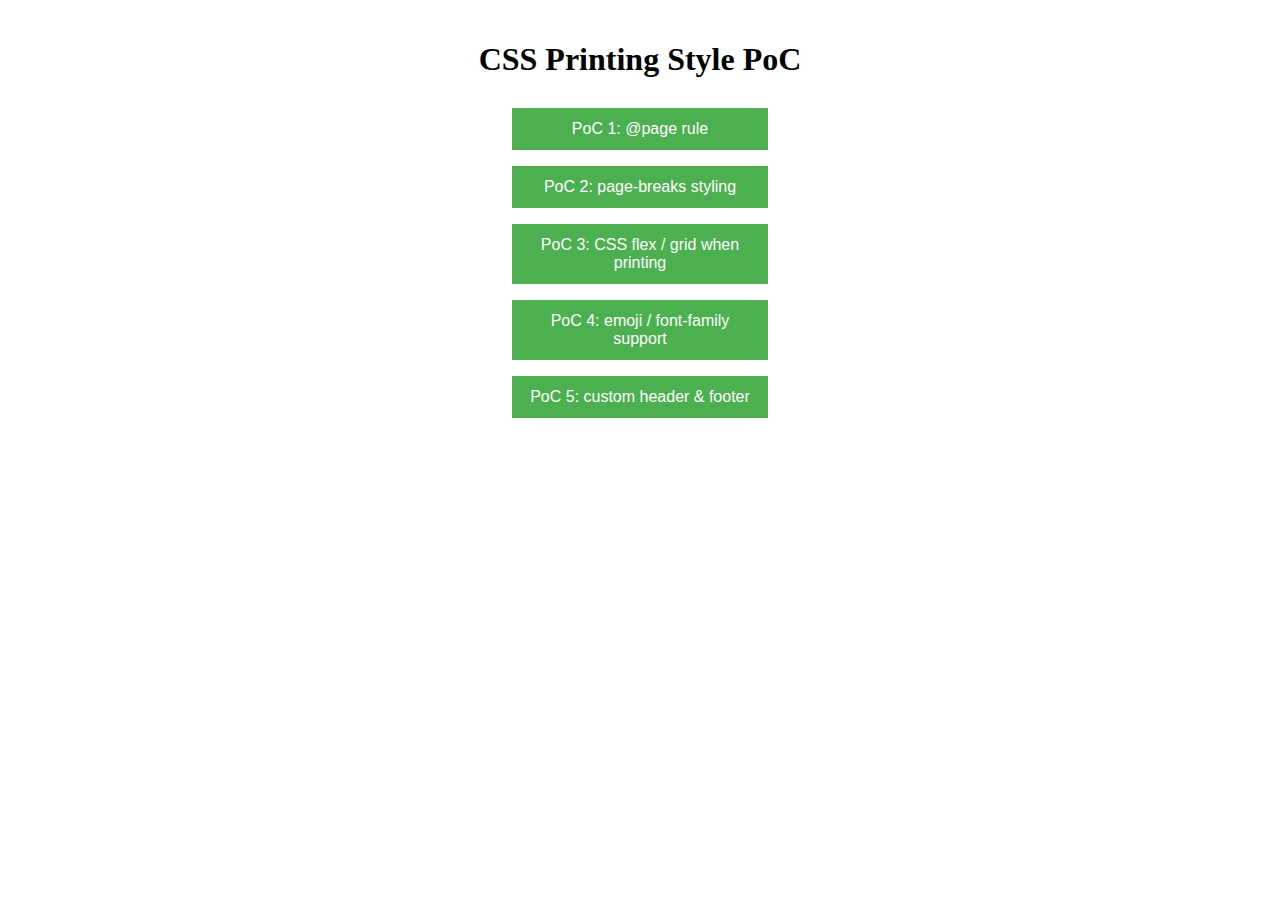
<file: index.html>
<!DOCTYPE html>
<html lang="en">
  <head>
    <meta charset="UTF-8" />
    <link rel="stylesheet" href="index.css" />
    <title>Document</title>
  </head>
  <body>
    <h1>CSS Printing Style PoC</h1>
    <section>
      <button>
        <a href="./PoC-1"> PoC 1: @page rule </a>
      </button>
      <button>
        <a href="./PoC-2"> PoC 2: page-breaks styling </a>
      </button>
      <button>
        <a href="./PoC-3"> PoC 3: CSS flex / grid when printing </a>
      </button>
      <button>
        <a href="./PoC-4"> PoC 4: emoji / font-family support </a>
      </button>
      <button>
        <a href="./PoC-5"> PoC 5: custom header & footer </a>
      </button>
    </section>
  </body>
</html>
</file>
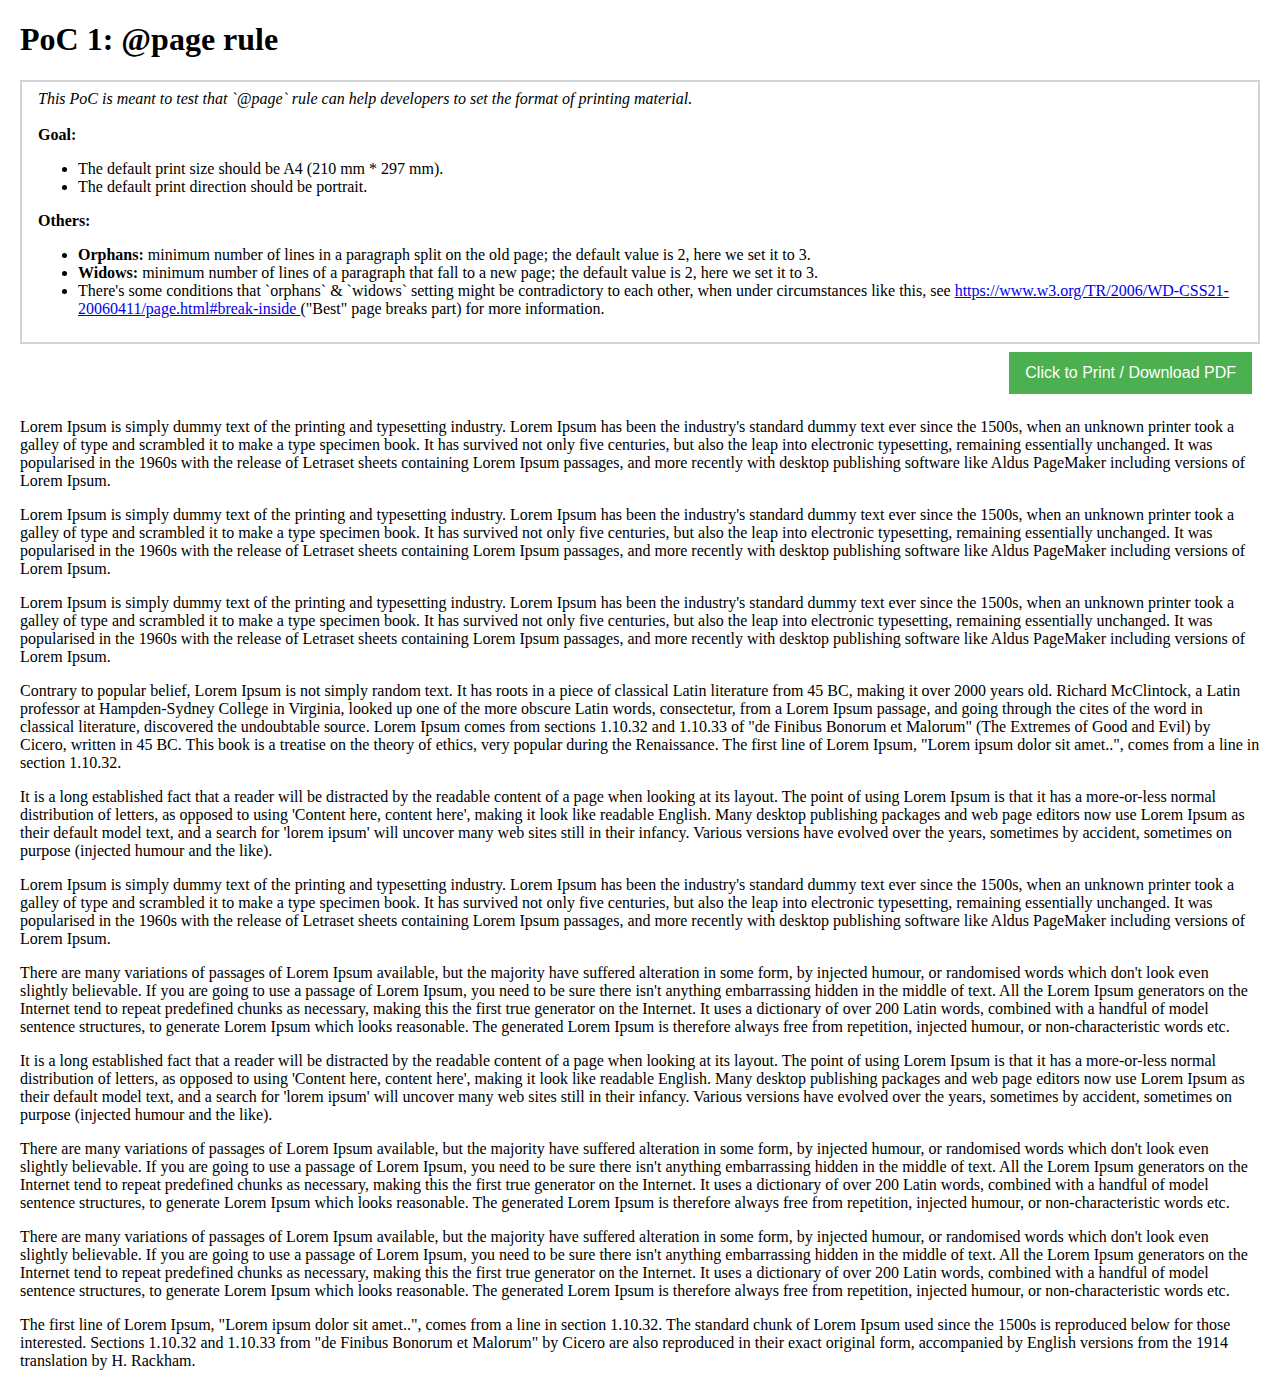
<file: PoC-1/index.html>
<!DOCTYPE html>
<html lang="en">
  <head>
    <meta charset="UTF-8" />
    <link rel="stylesheet" href="index.css" />
    <title>Document</title>
  </head>
  <body>
    <h1>PoC 1: @page rule</h1>
    <section>
      <i>
        This PoC is meant to test that `@page` rule can help developers to set
        the format of printing material.
      </i>
      <br />
      <br />
      <strong>Goal:</strong>
      <ul>
        <li>The default print size should be A4 (210 mm * 297 mm).</li>
        <li>The default print direction should be portrait.</li>
      </ul>
      <strong> Others: </strong>
      <ul>
        <li>
          <strong>Orphans:</strong> minimum number of lines in a paragraph split
          on the old page; the default value is 2, here we set it to 3.
        </li>
        <li>
          <strong>Widows:</strong> minimum number of lines of a paragraph that
          fall to a new page; the default value is 2, here we set it to 3.
        </li>
        <li>
          There's some conditions that `orphans` & `widows` setting might be
          contradictory to each other, when under circumstances like this, see
          <a
            href="https://www.w3.org/TR/2006/WD-CSS21-20060411/page.html#break-inside"
          >
            https://www.w3.org/TR/2006/WD-CSS21-20060411/page.html#break-inside
          </a>
          ("Best" page breaks part) for more information.
        </li>
      </ul>
    </section>

    <div class="operations">
      <button class="print" onclick="window.print()">
        Click to Print / Download PDF
      </button>
    </div>

    <article>
      <p>
        Lorem Ipsum is simply dummy text of the printing and typesetting
        industry. Lorem Ipsum has been the industry's standard dummy text ever
        since the 1500s, when an unknown printer took a galley of type and
        scrambled it to make a type specimen book. It has survived not only five
        centuries, but also the leap into electronic typesetting, remaining
        essentially unchanged. It was popularised in the 1960s with the release
        of Letraset sheets containing Lorem Ipsum passages, and more recently
        with desktop publishing software like Aldus PageMaker including versions
        of Lorem Ipsum.
      </p>

      <p>
        Lorem Ipsum is simply dummy text of the printing and typesetting
        industry. Lorem Ipsum has been the industry's standard dummy text ever
        since the 1500s, when an unknown printer took a galley of type and
        scrambled it to make a type specimen book. It has survived not only five
        centuries, but also the leap into electronic typesetting, remaining
        essentially unchanged. It was popularised in the 1960s with the release
        of Letraset sheets containing Lorem Ipsum passages, and more recently
        with desktop publishing software like Aldus PageMaker including versions
        of Lorem Ipsum.
      </p>

      <p>
        Lorem Ipsum is simply dummy text of the printing and typesetting
        industry. Lorem Ipsum has been the industry's standard dummy text ever
        since the 1500s, when an unknown printer took a galley of type and
        scrambled it to make a type specimen book. It has survived not only five
        centuries, but also the leap into electronic typesetting, remaining
        essentially unchanged. It was popularised in the 1960s with the release
        of Letraset sheets containing Lorem Ipsum passages, and more recently
        with desktop publishing software like Aldus PageMaker including versions
        of Lorem Ipsum.
      </p>
      <p>
        Contrary to popular belief, Lorem Ipsum is not simply random text. It
        has roots in a piece of classical Latin literature from 45 BC, making it
        over 2000 years old. Richard McClintock, a Latin professor at
        Hampden-Sydney College in Virginia, looked up one of the more obscure
        Latin words, consectetur, from a Lorem Ipsum passage, and going through
        the cites of the word in classical literature, discovered the
        undoubtable source. Lorem Ipsum comes from sections 1.10.32 and 1.10.33
        of "de Finibus Bonorum et Malorum" (The Extremes of Good and Evil) by
        Cicero, written in 45 BC. This book is a treatise on the theory of
        ethics, very popular during the Renaissance. The first line of Lorem
        Ipsum, "Lorem ipsum dolor sit amet..", comes from a line in section
        1.10.32.
      </p>
      <p>
        It is a long established fact that a reader will be distracted by the
        readable content of a page when looking at its layout. The point of
        using Lorem Ipsum is that it has a more-or-less normal distribution of
        letters, as opposed to using 'Content here, content here', making it
        look like readable English. Many desktop publishing packages and web
        page editors now use Lorem Ipsum as their default model text, and a
        search for 'lorem ipsum' will uncover many web sites still in their
        infancy. Various versions have evolved over the years, sometimes by
        accident, sometimes on purpose (injected humour and the like).
      </p>
      <p>
        Lorem Ipsum is simply dummy text of the printing and typesetting
        industry. Lorem Ipsum has been the industry's standard dummy text ever
        since the 1500s, when an unknown printer took a galley of type and
        scrambled it to make a type specimen book. It has survived not only five
        centuries, but also the leap into electronic typesetting, remaining
        essentially unchanged. It was popularised in the 1960s with the release
        of Letraset sheets containing Lorem Ipsum passages, and more recently
        with desktop publishing software like Aldus PageMaker including versions
        of Lorem Ipsum.
      </p>
      <p>
        There are many variations of passages of Lorem Ipsum available, but the
        majority have suffered alteration in some form, by injected humour, or
        randomised words which don't look even slightly believable. If you are
        going to use a passage of Lorem Ipsum, you need to be sure there isn't
        anything embarrassing hidden in the middle of text. All the Lorem Ipsum
        generators on the Internet tend to repeat predefined chunks as
        necessary, making this the first true generator on the Internet. It uses
        a dictionary of over 200 Latin words, combined with a handful of model
        sentence structures, to generate Lorem Ipsum which looks reasonable. The
        generated Lorem Ipsum is therefore always free from repetition, injected
        humour, or non-characteristic words etc.
      </p>
      <p>
        It is a long established fact that a reader will be distracted by the
        readable content of a page when looking at its layout. The point of
        using Lorem Ipsum is that it has a more-or-less normal distribution of
        letters, as opposed to using 'Content here, content here', making it
        look like readable English. Many desktop publishing packages and web
        page editors now use Lorem Ipsum as their default model text, and a
        search for 'lorem ipsum' will uncover many web sites still in their
        infancy. Various versions have evolved over the years, sometimes by
        accident, sometimes on purpose (injected humour and the like).
      </p>
      <p>
        There are many variations of passages of Lorem Ipsum available, but the
        majority have suffered alteration in some form, by injected humour, or
        randomised words which don't look even slightly believable. If you are
        going to use a passage of Lorem Ipsum, you need to be sure there isn't
        anything embarrassing hidden in the middle of text. All the Lorem Ipsum
        generators on the Internet tend to repeat predefined chunks as
        necessary, making this the first true generator on the Internet. It uses
        a dictionary of over 200 Latin words, combined with a handful of model
        sentence structures, to generate Lorem Ipsum which looks reasonable. The
        generated Lorem Ipsum is therefore always free from repetition, injected
        humour, or non-characteristic words etc.
      </p>
      <p>
        There are many variations of passages of Lorem Ipsum available, but the
        majority have suffered alteration in some form, by injected humour, or
        randomised words which don't look even slightly believable. If you are
        going to use a passage of Lorem Ipsum, you need to be sure there isn't
        anything embarrassing hidden in the middle of text. All the Lorem Ipsum
        generators on the Internet tend to repeat predefined chunks as
        necessary, making this the first true generator on the Internet. It uses
        a dictionary of over 200 Latin words, combined with a handful of model
        sentence structures, to generate Lorem Ipsum which looks reasonable. The
        generated Lorem Ipsum is therefore always free from repetition, injected
        humour, or non-characteristic words etc.
      </p>
      <p>
        The first line of Lorem Ipsum, "Lorem ipsum dolor sit amet..", comes
        from a line in section 1.10.32. The standard chunk of Lorem Ipsum used
        since the 1500s is reproduced below for those interested. Sections
        1.10.32 and 1.10.33 from "de Finibus Bonorum et Malorum" by Cicero are
        also reproduced in their exact original form, accompanied by English
        versions from the 1914 translation by H. Rackham.
      </p>
    </article>
  </body>
</html>
</file>
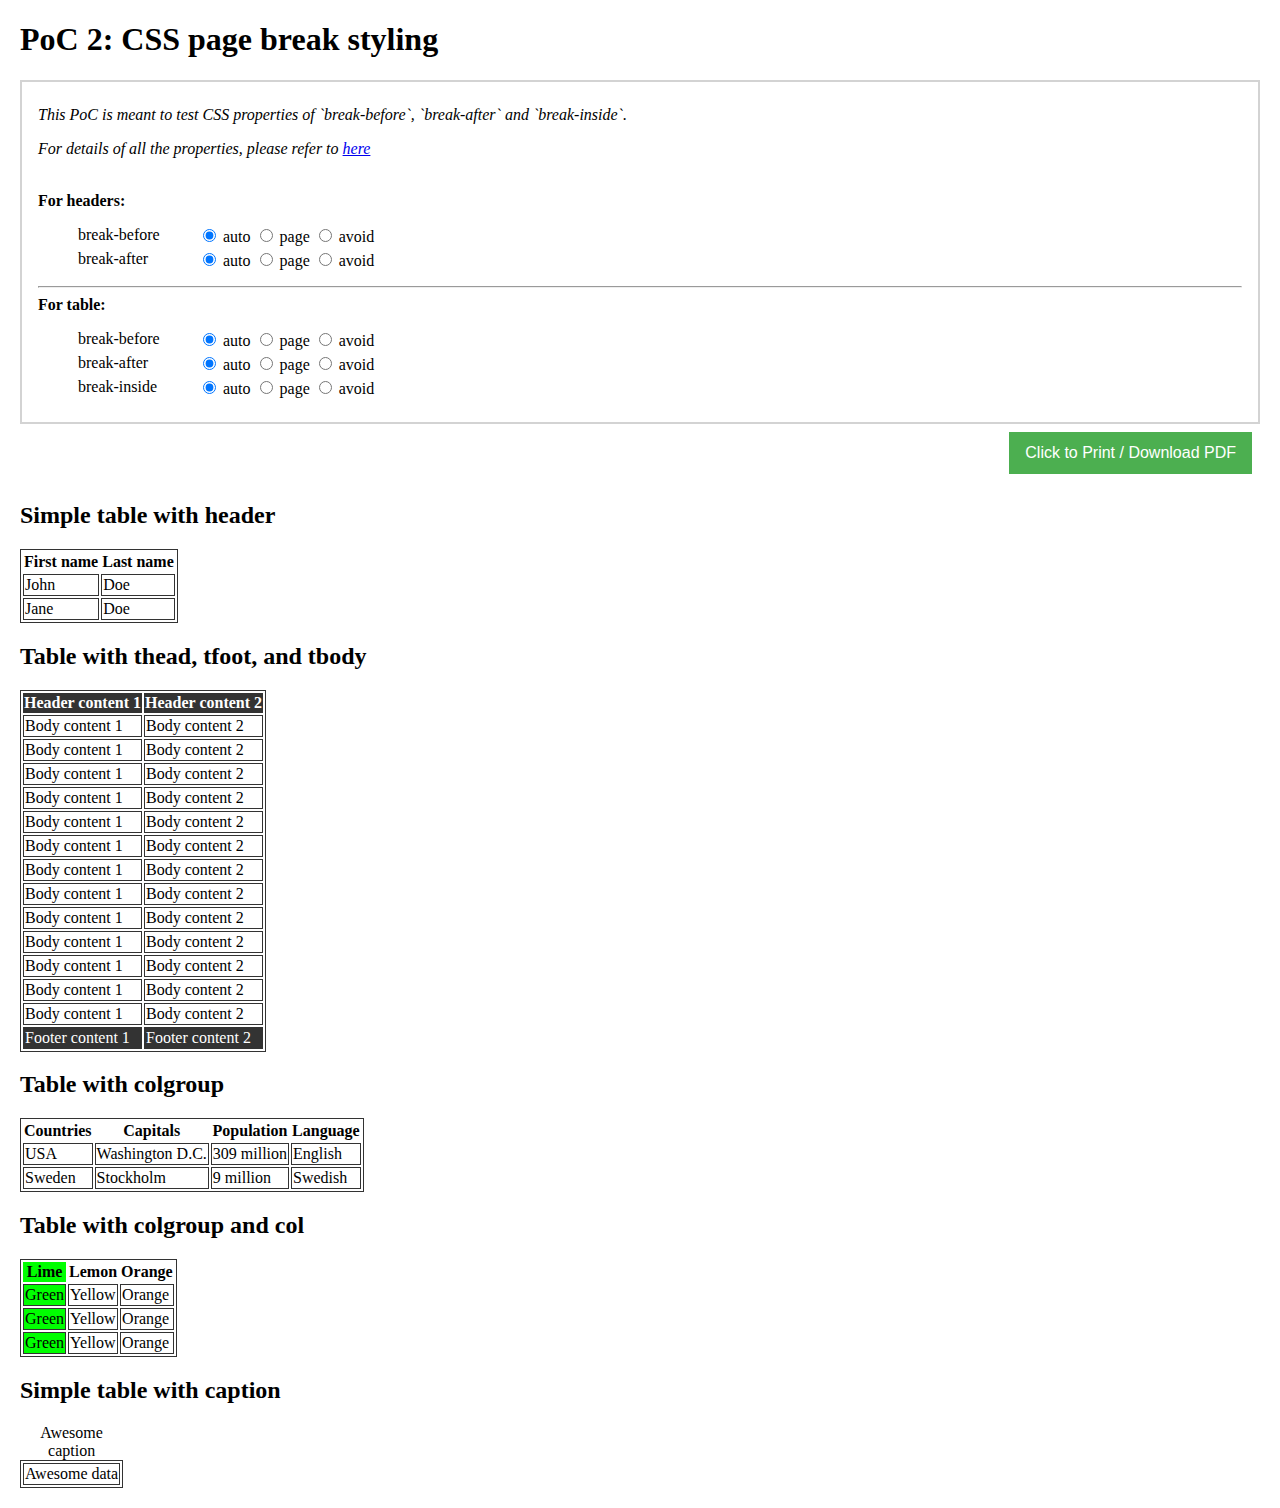
<file: PoC-2/index.html>
<!DOCTYPE html>
<html lang="en">
  <head>
    <meta charset="UTF-8" />
    <link rel="stylesheet" href="index.css" />
    <title>Document</title>
  </head>
  <body>
    <h1>PoC 2: CSS page break styling</h1>
    <section>
      <p>
        <i>
          This PoC is meant to test CSS properties of `break-before`,
          `break-after` and `break-inside`.
        </i>
      </p>
      <p>
        <i>
          For details of all the properties, please refer to
          <a
            href="https://developer.mozilla.org/en-US/docs/Web/CSS/CSS_fragmentation"
            >here</a
          >
        </i>
      </p>

      <br />
      <strong>For headers: </strong>

      <ul>
        <li>
          <div class="property-label">break-before</div>
          <div>
            <input type="radio" value="auto" name="headerBreakBefore" checked />
            auto
            <input type="radio" value="page" name="headerBreakBefore" /> page
            <input type="radio" value="avoid" name="headerBreakBefore" />
            avoid
          </div>
        </li>
        <li>
          <div class="property-label">break-after</div>
          <div>
            <input type="radio" value="auto" name="headerBreakAfter" checked />
            auto
            <input type="radio" value="page" name="headerBreakAfter" /> page
            <input type="radio" value="avoid" name="headerBreakAfter" />
            avoid
          </div>
        </li>
      </ul>
      <hr />

      <strong>For table: </strong>
      <ul>
        <li>
          <div class="property-label">break-before</div>
          <div>
            <input
              type="radio"
              <input
              type="radio"
              name="tableBreakBefore"
              value="auto"
              checked
            />
            auto
            <input type="radio" name="tableBreakBefore" value="page" />
            page
            <input type="radio" name="tableBreakBefore" value="avoid" />
            avoid
          </div>
        </li>
        <li>
          <div class="property-label">break-after</div>
          <div>
            <input type="radio" name="tableBreakAfter" value="auto" checked />
            auto
            <input type="radio" name="tableBreakAfter" value="page" /> page
            <input type="radio" name="tableBreakAfter" value="avoid" />
            avoid
          </div>
        </li>
        <li>
          <div class="property-label">break-inside</div>
          <div>
            <input type="radio" value="auto" name="tableBreakInside" checked />
            auto
            <input type="radio" name="tableBreakInside" value="page" /> page
            <input type="radio" name="tableBreakInside" value="avoid" />
            avoid
          </div>
        </li>
      </ul>
    </section>

    <div class="operations">
      <button class="print" onclick="window.print()">
        Click to Print / Download PDF
      </button>
    </div>

    <h2>Simple table with header</h2>
    <table>
      <tr>
        <th>First name</th>
        <th>Last name</th>
      </tr>
      <tr>
        <td>John</td>
        <td>Doe</td>
      </tr>
      <tr>
        <td>Jane</td>
        <td>Doe</td>
      </tr>
    </table>

    <h2>Table with thead, tfoot, and tbody</h2>
    <table>
      <thead>
        <tr>
          <th>Header content 1</th>
          <th>Header content 2</th>
        </tr>
      </thead>
      <tfoot>
        <tr>
          <td>Footer content 1</td>
          <td>Footer content 2</td>
        </tr>
      </tfoot>
      <tbody>
        <tr>
          <td>Body content 1</td>
          <td>Body content 2</td>
        </tr>
        <tr>
          <td>Body content 1</td>
          <td>Body content 2</td>
        </tr>
        <tr>
          <td>Body content 1</td>
          <td>Body content 2</td>
        </tr>
        <tr>
          <td>Body content 1</td>
          <td>Body content 2</td>
        </tr>
        <tr>
          <td>Body content 1</td>
          <td>Body content 2</td>
        </tr>
        <tr>
          <td>Body content 1</td>
          <td>Body content 2</td>
        </tr>
        <tr>
          <td>Body content 1</td>
          <td>Body content 2</td>
        </tr>
        <tr>
          <td>Body content 1</td>
          <td>Body content 2</td>
        </tr>
        <tr>
          <td>Body content 1</td>
          <td>Body content 2</td>
        </tr>
        <tr>
          <td>Body content 1</td>
          <td>Body content 2</td>
        </tr>
        <tr>
          <td>Body content 1</td>
          <td>Body content 2</td>
        </tr>
        <tr>
          <td>Body content 1</td>
          <td>Body content 2</td>
        </tr>
        <tr>
          <td>Body content 1</td>
          <td>Body content 2</td>
        </tr>
      </tbody>
    </table>

    <h2>Table with colgroup</h2>
    <table>
      <colgroup span="4"></colgroup>
      <tr>
        <th>Countries</th>
        <th>Capitals</th>
        <th>Population</th>
        <th>Language</th>
      </tr>
      <tr>
        <td>USA</td>
        <td>Washington D.C.</td>
        <td>309 million</td>
        <td>English</td>
      </tr>
      <tr>
        <td>Sweden</td>
        <td>Stockholm</td>
        <td>9 million</td>
        <td>Swedish</td>
      </tr>
    </table>

    <h2>Table with colgroup and col</h2>
    <table>
      <colgroup>
        <col style="background-color: #0f0" />
        <col span="2" />
      </colgroup>
      <tr>
        <th>Lime</th>
        <th>Lemon</th>
        <th>Orange</th>
      </tr>
      <tr>
        <td>Green</td>
        <td>Yellow</td>
        <td>Orange</td>
      </tr>
      <tr>
        <td>Green</td>
        <td>Yellow</td>
        <td>Orange</td>
      </tr>
      <tr>
        <td>Green</td>
        <td>Yellow</td>
        <td>Orange</td>
      </tr>
    </table>

    <h2>Simple table with caption</h2>
    <table>
      <caption>
        Awesome caption
      </caption>
      <tr>
        <td>Awesome data</td>
      </tr>
    </table>
  </body>
  <script src="index.js"></script>
</html>
</file>
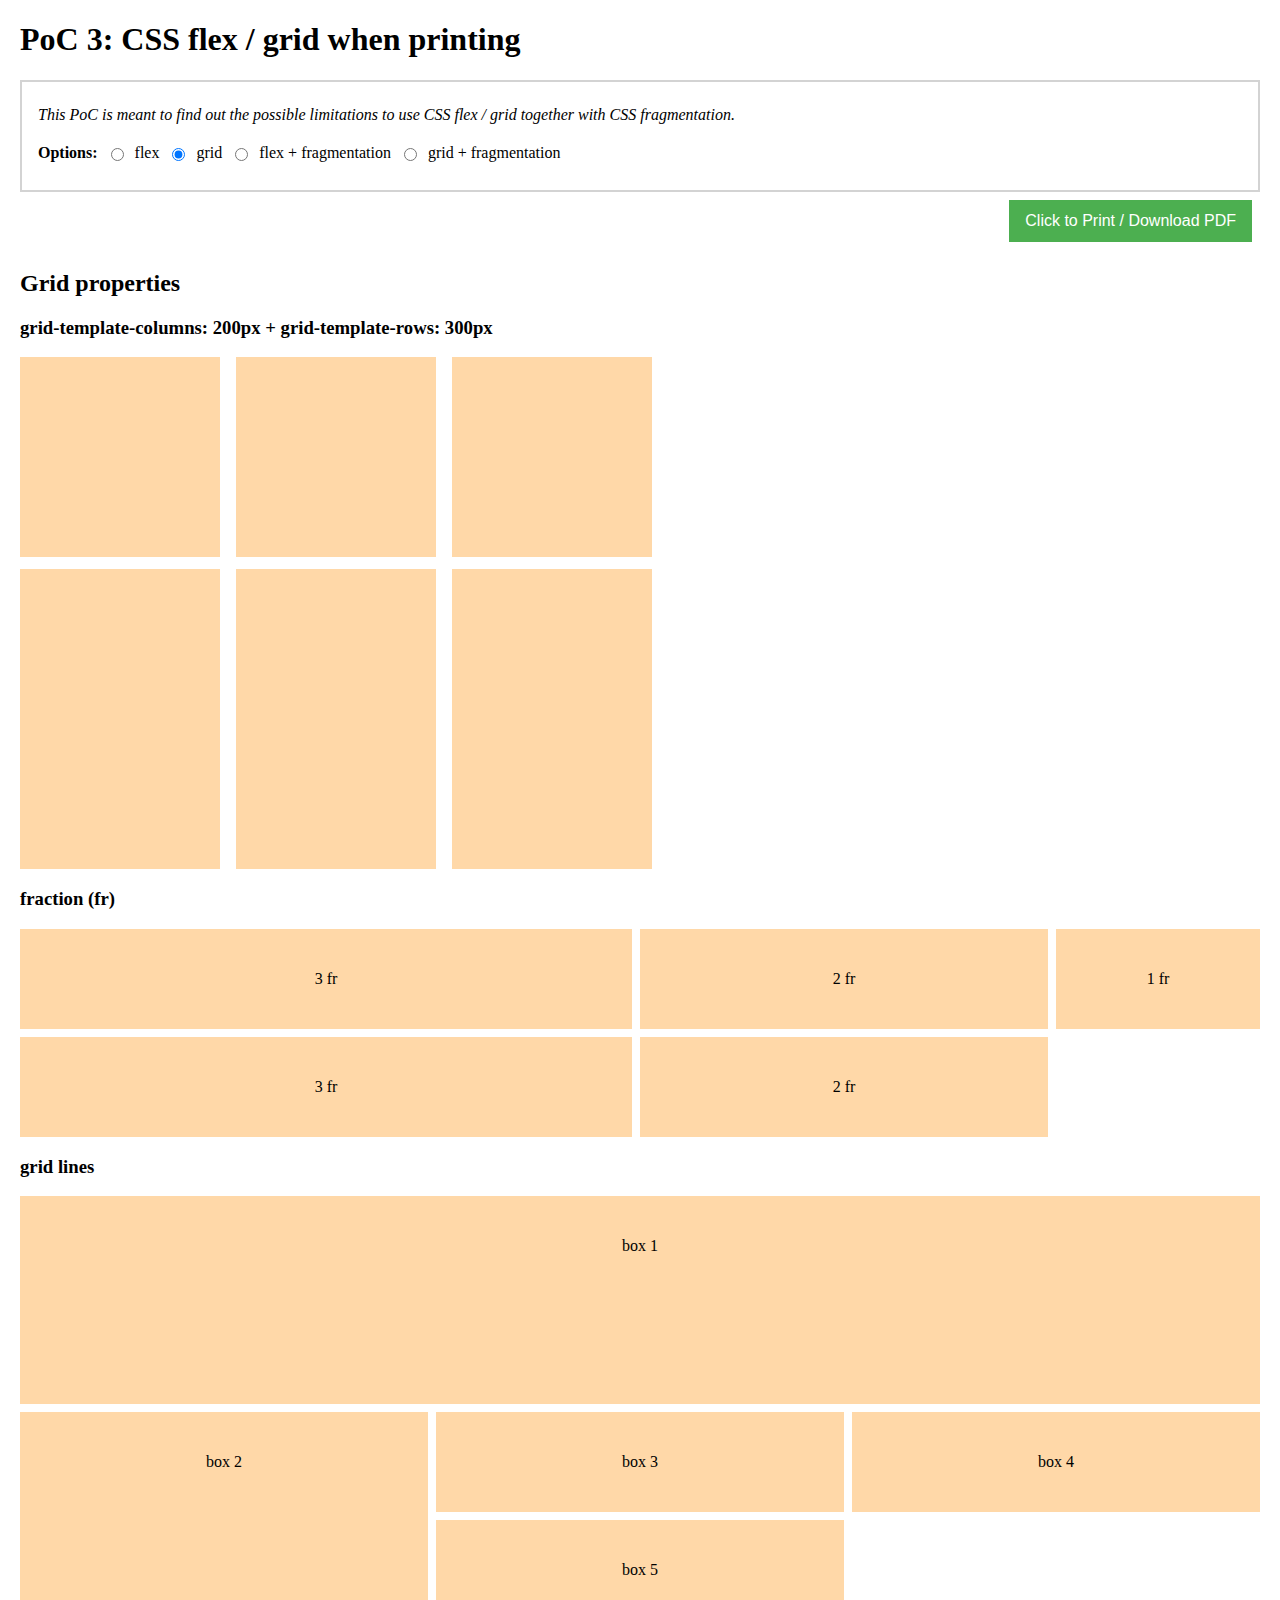
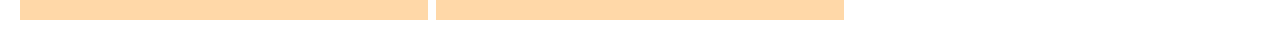
<file: PoC-3/index.html>
<!DOCTYPE html>
<html lang="en">
  <head>
    <meta charset="UTF-8" />
    <link rel="stylesheet" href="index.css" />
    <title>Document</title>
  </head>
  <body>
    <h1>PoC 3: CSS flex / grid when printing</h1>
    <section class="note">
      <p>
        <i>
          This PoC is meant to find out the possible limitations to use CSS flex
          / grid together with CSS fragmentation.
        </i>
      </p>
      <div class="layout-options">
        <strong>Options: </strong>
        <input type="radio" name="layout" value="flex" /> flex
        <input type="radio" name="layout" value="grid" checked /> grid
        <input type="radio" name="layout" value="flexFrag" /> flex +
        fragmentation <input type="radio" name="layout" value="gridFrag" /> grid
        + fragmentation
      </div>
      <div class="fragmentation-options hidden">
        <ul>
          <li>
            <div class="property-label">break-before</div>
            <div>
              <input
                type="radio"
                <input
                type="radio"
                name="breakBefore"
                value="auto"
                checked
              />
              auto
              <input type="radio" name="breakBefore" value="page" />
              page
              <input type="radio" name="breakBefore" value="avoid" />
              avoid
            </div>
          </li>
          <li>
            <div class="property-label">break-after</div>
            <div>
              <input type="radio" name="breakAfter" value="auto" checked />
              auto
              <input type="radio" name="breakAfter" value="page" /> page
              <input type="radio" name="breakAfter" value="avoid" />
              avoid
            </div>
          </li>
          <li>
            <div class="property-label">break-inside</div>
            <div>
              <input type="radio" value="auto" name="breakInside" checked />
              auto
              <input type="radio" name="breakInside" value="page" /> page
              <input type="radio" name="breakInside" value="avoid" />
              avoid
            </div>
          </li>
        </ul>
      </div>
    </section>

    <div class="operations">
      <button class="print" onclick="window.print()">
        Click to Print / Download PDF
      </button>
    </div>

    <section id="flex" class="hidden">
      <h2>Flex properties tests</h2>
      <h3>justify-content: center + align-items: center</h3>
      <div class="flex-wrapper-1">
        <div class="flex-item">item 1</div>
        <div class="flex-item">item 2</div>
        <div class="flex-item">item 3</div>
      </div>
      <h3>align-content: center</h3>
      <div class="flex-wrapper-2">
        <div class="flex-item">item 1</div>
        <div class="flex-item">item 2</div>
        <div class="flex-item">item 3</div>
        <div class="flex-item">item 4</div>
        <div class="flex-item">item 5</div>
        <div class="flex-item">item 6</div>
        <div class="flex-item">item 7</div>
        <div class="flex-item">item 8</div>
        <div class="flex-item">item 9</div>
        <div class="flex-item">item 10</div>
        <div class="flex-item">item 11</div>
        <div class="flex-item">item 12</div>
        <div class="flex-item">item 13</div>
        <div class="flex-item">item 14</div>
        <div class="flex-item">item 15</div>
        <div class="flex-item">item 16</div>
        <div class="flex-item">item 17</div>
        <div class="flex-item">item 18</div>
        <div class="flex-item">item 19</div>
        <div class="flex-item">item 20</div>
      </div>
      <h3>flex-basis</h3>
      <div class="flex-wrapper-3">
        <div class="flex-item flex-basis-1">auto</div>
        <div class="flex-item flex-basis-2">max-content</div>
        <div class="flex-item flex-basis-3">min</div>
        <div class="flex-item flex-basis-4">300px</div>
      </div>
      <h3>flex-grow</h3>
      <div class="flex-wrapper-4">
        <div class="flex-item flex-grow-3">3</div>
        <div class="flex-item flex-grow-1">1</div>
        <div class="flex-item flex-grow-2">2</div>
      </div>
      <h3>flex-direction</h3>
      <div class="flex-wrapper-5">
        <div class="flex-item">1</div>
        <div class="flex-item">2</div>
        <div class="flex-item">3</div>
        <div class="flex-item">1</div>
        <div class="flex-item">2</div>
        <div class="flex-item">3</div>
        <div class="flex-item">1</div>
        <div class="flex-item">2</div>
        <div class="flex-item">3</div>
      </div>
    </section>

    <section id="grid">
      <h2>Grid properties</h2>
      <h3>grid-template-columns: 200px + grid-template-rows: 300px</h3>
      <div class="grid-wrapper-1">
        <div class="grid-item"></div>
        <div class="grid-item"></div>
        <div class="grid-item"></div>
        <div class="grid-item"></div>
        <div class="grid-item"></div>
        <div class="grid-item"></div>
      </div>
      <h3>fraction (fr)</h3>
      <div class="grid-wrapper-2">
        <div class="grid-item">3 fr</div>
        <div class="grid-item">2 fr</div>
        <div class="grid-item">1 fr</div>
        <div class="grid-item">3 fr</div>
        <div class="grid-item">2 fr</div>
      </div>
      <h3>grid lines</h3>
      <div class="grid-wrapper-3">
        <div class="grid-item box1">box 1</div>
        <div class="grid-item box2">box 2</div>
        <div class="grid-item">box 3</div>
        <div class="grid-item">box 4</div>
        <div class="grid-item">box 5</div>
      </div>
    </section>

    <div class="items hidden">
      <div class="item">1</div>
      <div class="item">2</div>
      <div class="item">3</div>
      <div class="item">4</div>
      <div class="item">5</div>
      <div class="item">6</div>
      <div class="item">7</div>
      <div class="item">8</div>
      <div class="item">9</div>
      <div class="item">10</div>
      <div class="item">11</div>
      <div class="item">12</div>
      <div class="item">13</div>
      <div class="item">14</div>
      <div class="item">15</div>
      <div class="item">16</div>
      <div class="item">17</div>
    </div>
  </body>
  <script src="index.js"></script>
</html>
</file>
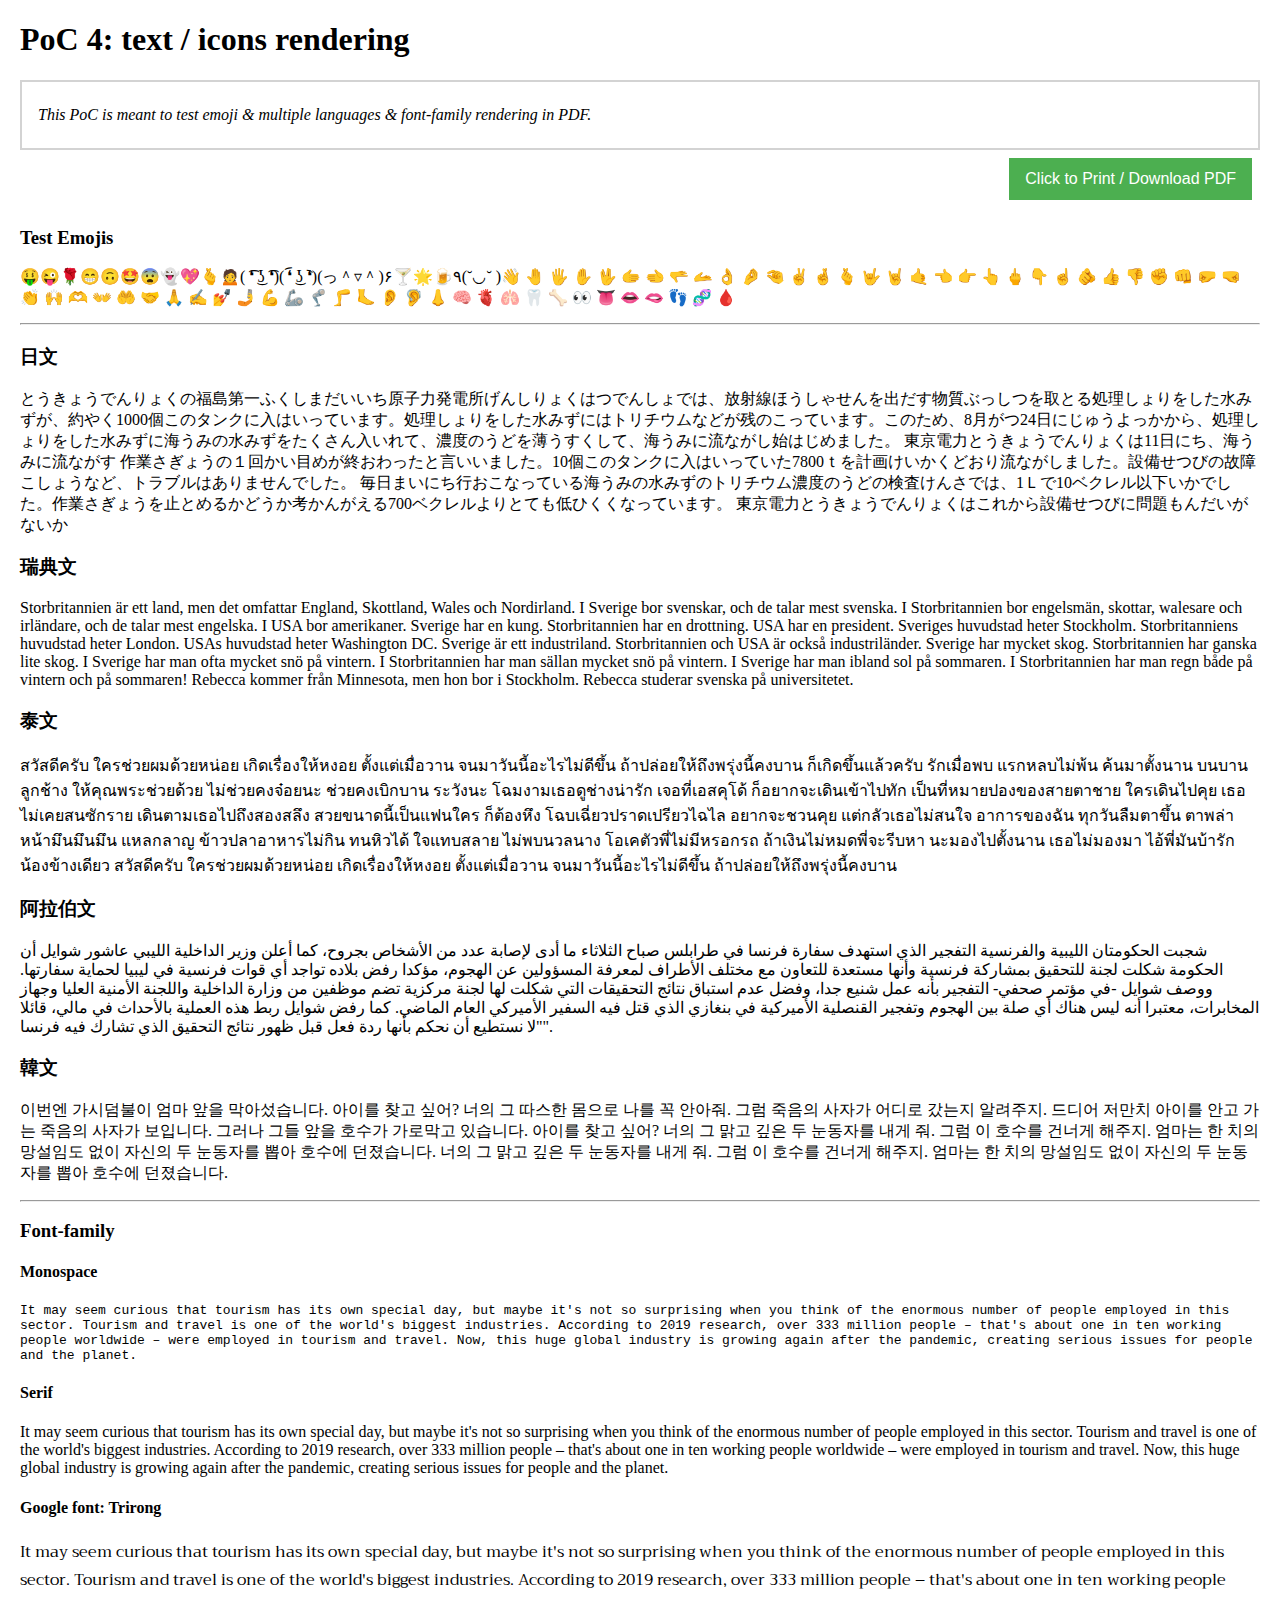
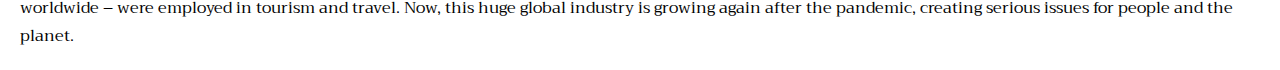
<file: PoC-4/index.html>
<!DOCTYPE html>
<html lang="en">
  <head>
    <meta charset="UTF-8" />
    <link rel="stylesheet" href="index.css" />
    <link
      rel="stylesheet"
      href="https://fonts.googleapis.com/css?family=Trirong"
    />
    <title>Document</title>
  </head>
  <body>
    <h1>PoC 4: text / icons rendering</h1>
    <section>
      <p>
        <i>
          This PoC is meant to test emoji & multiple languages & font-family
          rendering in PDF.
        </i>
      </p>
    </section>

    <div class="operations">
      <button class="print" onclick="window.print()">
        Click to Print / Download PDF
      </button>
    </div>

    <h3>Test Emojis</h3>
    <p>
      🤑😜🌹😁🙃🤩😨👻💖🫰🙍( ͡❛ ͜ʖ ͡❛)( ❛︠ ͜ʖ ︡❛)(っ＾▿＾)۶🍸🌟🍺٩(˘◡˘ )👋 🤚 🖐️ ✋
      🖖 🫱 🫲 🫳 🫴 👌 🤌 🤏 ✌️ 🤞 🫰 🤟 🤘 🤙 👈 👉 👆 🖕 👇 ☝️ 🫵 👍 👎 ✊ 👊 🤛 🤜
      👏 🙌 🫶 👐 🤲 🤝 🙏 ✍️ 💅 🤳 💪 🦾 🦿 🦵 🦶 👂 🦻 👃 🧠 🫀 🫁 🦷 🦴 👀 👅
      👄 🫦 👣 🧬 🩸
    </p>

    <hr />

    <h3>日文</h3>
    <p>
      とうきょうでんりょくの福島第一ふくしまだいいち原子力発電所げんしりょくはつでんしょでは、放射線ほうしゃせんを出だす物質ぶっしつを取とる処理しょりをした水みずが、約やく1000個このタンクに入はいっています。処理しょりをした水みずにはトリチウムなどが残のこっています。このため、8月がつ24日にじゅうよっかから、処理しょりをした水みずに海うみの水みずをたくさん入いれて、濃度のうどを薄うすくして、海うみに流ながし始はじめました。
      東京電力とうきょうでんりょくは11日にち、海うみに流ながす
      作業さぎょうの１回かい目めが終おわったと言いいました。10個このタンクに入はいっていた7800ｔを計画けいかくどおり流ながしました。設備せつびの故障こしょうなど、トラブルはありませんでした。
      毎日まいにち行おこなっている海うみの水みずのトリチウム濃度のうどの検査けんさでは、1Ｌで10ベクレル以下いかでした。作業さぎょうを止とめるかどうか考かんがえる700ベクレルよりとても低ひくくなっています。
      東京電力とうきょうでんりょくはこれから設備せつびに問題もんだいがないか
    </p>

    <h3>瑞典文</h3>
    <p>
      Storbritannien är ett land, men det omfattar England, Skottland, Wales och
      Nordirland. I Sverige bor svenskar, och de talar mest svenska. I
      Storbritannien bor engelsmän, skottar, walesare och irländare, och de
      talar mest engelska. I USA bor amerikaner. Sverige har en kung.
      Storbritannien har en drottning. USA har en president. Sveriges huvudstad
      heter Stockholm. Storbritanniens huvudstad heter London. USAs huvudstad
      heter Washington DC. Sverige är ett industriland. Storbritannien och USA
      är också industriländer. Sverige har mycket skog. Storbritannien har
      ganska lite skog. I Sverige har man ofta mycket snö på vintern. I
      Storbritannien har man sällan mycket snö på vintern. I Sverige har man
      ibland sol på sommaren. I Storbritannien har man regn både på vintern och
      på sommaren! Rebecca kommer från Minnesota, men hon bor i Stockholm.
      Rebecca studerar svenska på universitetet.
    </p>

    <h3>泰文</h3>
    <p>
      สวัสดีครับ ใครช่วยผมด้วยหน่อย เกิดเรื่องให้หงอย ตั้งแต่เมื่อวาน
      จนมาวันนี้อะไรไม่ดีขึ้น ถ้าปล่อยให้ถึงพรุ่งนี้คงบาน ก็เกิดขึ้นแล้วครับ
      รักเมื่อพบ แรกหลบไม่พ้น ค้นมาตั้งนาน บนบานลูกช้าง ให้คุณพระช่วยด้วย
      ไม่ช่วยคงจ๋อยนะ ช่วยคงเบิกบาน ระวังนะ โฉมงามเธอดูช่างน่ารัก เจอที่เอสคุโด้
      ก็อยากจะเดินเข้าไปทัก เป็นที่หมายปองของสายตาชาย ใครเดินไปคุย
      เธอไม่เคยสนซักราย เดินตามเธอไปถึงสองสลึง สวยขนาดนี้เป็นแฟนใคร ก็ต้องหึง
      โฉบเฉี่ยวปราดเปรียวไฉไล อยากจะชวนคุย แต่กลัวเธอไม่สนใจ อาการของฉัน
      ทุกวันลืมตาขึ้น ตาพล่าหน้ามึนมึนมึน แหลกลาญ ข้าวปลาอาหารไม่กิน ทนหิวได้
      ใจแทบสลาย ไม่พบนวลนาง โอเคตัวพี่ไม่มีหรอกรถ ถ้าเงินไม่หมดพี่จะรีบหา
      นะมองไปตั้งนาน เธอไม่มองมา ไอ้พี่มันบ้ารักน้องข้างเดียว สวัสดีครับ
      ใครช่วยผมด้วยหน่อย เกิดเรื่องให้หงอย ตั้งแต่เมื่อวาน
      จนมาวันนี้อะไรไม่ดีขึ้น ถ้าปล่อยให้ถึงพรุ่งนี้คงบาน
    </p>

    <h3>阿拉伯文</h3>
    <p>
      شجبت الحكومتان الليبية والفرنسية التفجير الذي استهدف سفارة فرنسا في طرابلس
      صباح الثلاثاء ما أدى لإصابة عدد من الأشخاص بجروح، كما أعلن وزير الداخلية
      الليبي عاشور شوايل أن الحكومة شكلت لجنة للتحقيق بمشاركة فرنسية وأنها
      مستعدة للتعاون مع مختلف الأطراف لمعرفة المسؤولين عن الهجوم، مؤكدا رفض
      بلاده تواجد أي قوات فرنسية في ليبيا لحماية سفارتها. ووصف شوايل -في مؤتمر
      صحفي- التفجير بأنه عمل شنيع جدا، وفضل عدم استباق نتائج التحقيقات التي شكلت
      لها لجنة مركزية تضم موظفين من وزارة الداخلية واللجنة الأمنية العليا وجهاز
      المخابرات، معتبرا أنه ليس هناك أي صلة بين الهجوم وتفجير القنصلية الأميركية
      في بنغازي الذي قتل فيه السفير الأميركي العام الماضي. كما رفض شوايل ربط هذه
      العملية بالأحداث في مالي، قائلا "لا نستطيع أن نحكم بأنها ردة فعل قبل ظهور
      نتائج التحقيق الذي تشارك فيه فرنسا".
    </p>

    <h3>韓文</h3>
    <p>
      이번엔 가시덤불이 엄마 앞을 막아섰습니다. 아이를 찾고 싶어? 너의 그 따스한
      몸으로 나를 꼭 안아줘. 그럼 죽음의 사자가 어디로 갔는지 알려주지. 드디어
      저만치 아이를 안고 가는 죽음의 사자가 보입니다. 그러나 그들 앞을 호수가
      가로막고 있습니다. 아이를 찾고 싶어? 너의 그 맑고 깊은 두 눈동자를 내게
      줘. 그럼 이 호수를 건너게 해주지. 엄마는 한 치의 망설임도 없이 자신의 두
      눈동자를 뽑아 호수에 던졌습니다. 너의 그 맑고 깊은 두 눈동자를 내게 줘.
      그럼 이 호수를 건너게 해주지. 엄마는 한 치의 망설임도 없이 자신의 두
      눈동자를 뽑아 호수에 던졌습니다.
    </p>

    <hr />

    <h3>Font-family</h3>

    <h4>Monospace</h4>
    <p class="mono">
      It may seem curious that tourism has its own special day, but maybe it's
      not so surprising when you think of the enormous number of people employed
      in this sector. Tourism and travel is one of the world's biggest
      industries. According to 2019 research, over 333 million people – that's
      about one in ten working people worldwide – were employed in tourism and
      travel. Now, this huge global industry is growing again after the
      pandemic, creating serious issues for people and the planet.
    </p>

    <h4>Serif</h4>
    <p class="serif">
      It may seem curious that tourism has its own special day, but maybe it's
      not so surprising when you think of the enormous number of people employed
      in this sector. Tourism and travel is one of the world's biggest
      industries. According to 2019 research, over 333 million people – that's
      about one in ten working people worldwide – were employed in tourism and
      travel. Now, this huge global industry is growing again after the
      pandemic, creating serious issues for people and the planet.
    </p>

    <h4>Google font: Trirong</h4>
    <p class="trirong">
      It may seem curious that tourism has its own special day, but maybe it's
      not so surprising when you think of the enormous number of people employed
      in this sector. Tourism and travel is one of the world's biggest
      industries. According to 2019 research, over 333 million people – that's
      about one in ten working people worldwide – were employed in tourism and
      travel. Now, this huge global industry is growing again after the
      pandemic, creating serious issues for people and the planet.
    </p>
  </body>
</html>
</file>
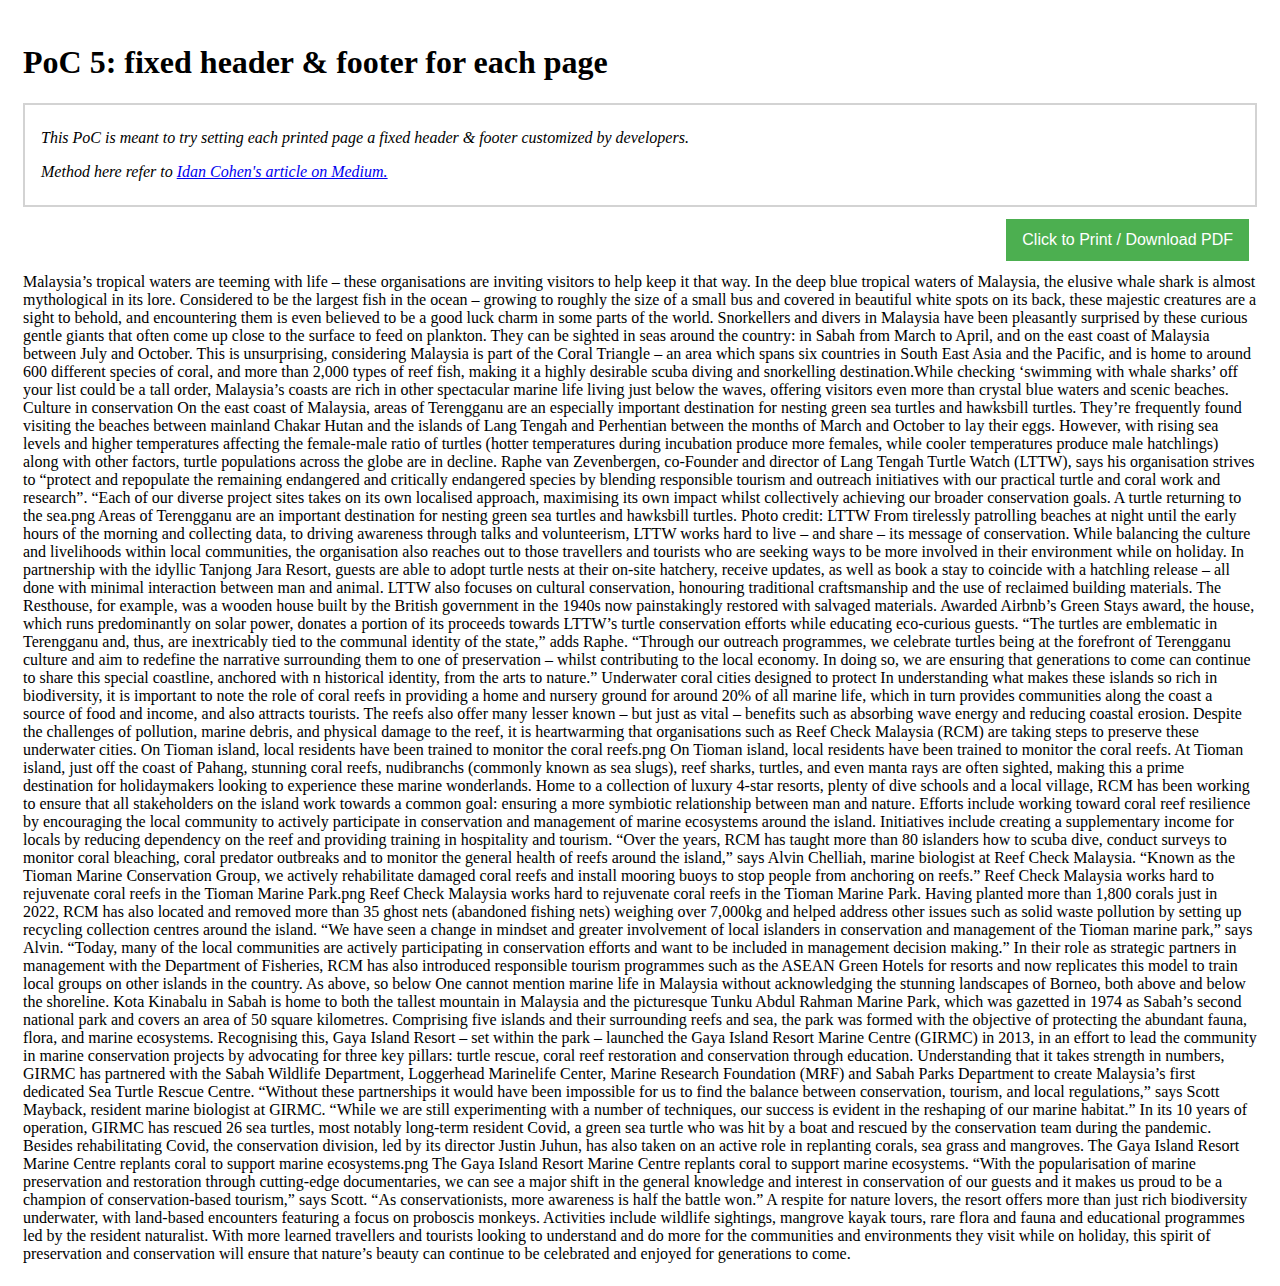
<file: PoC-5/index.html>
<!DOCTYPE html>
<html lang="en">
  <head>
    <meta charset="UTF-8" />
    <link rel="stylesheet" href="index.css" />
    <link
      rel="stylesheet"
      href="https://fonts.googleapis.com/css?family=Trirong"
    />
    <title>Document</title>
  </head>
  <body>
    <table>
      <thead>
        <tr>
          <td>
            <div></div>
          </td>
        </tr>
      </thead>
      <tbody>
        <tr>
          <td>
            <h1>PoC 5: fixed header & footer for each page</h1>
            <section>
              <p>
                <i>
                  This PoC is meant to try setting each printed page a fixed
                  header & footer customized by developers.
                </i>
              </p>
              <p>
                <i>
                  Method here refer to
                  <a
                    href="https://medium.com/@Idan_Co/the-ultimate-print-html-template-with-header-footer-568f415f6d2a"
                    >Idan Cohen's article on Medium.</a
                  >
                </i>
              </p>
            </section>
          </td>
        </tr>
        <tr>
          <td>
            <div class="operations">
              <button class="print" onclick="window.print()">
                Click to Print / Download PDF
              </button>
            </div>
          </td>
        </tr>
        <tr>
          <td>
            <div>
              Malaysia’s tropical waters are teeming with life – these
              organisations are inviting visitors to help keep it that way. In
              the deep blue tropical waters of Malaysia, the elusive whale shark
              is almost mythological in its lore. Considered to be the largest
              fish in the ocean – growing to roughly the size of a small bus and
              covered in beautiful white spots on its back, these majestic
              creatures are a sight to behold, and encountering them is even
              believed to be a good luck charm in some parts of the world.
              Snorkellers and divers in Malaysia have been pleasantly surprised
              by these curious gentle giants that often come up close to the
              surface to feed on plankton. They can be sighted in seas around
              the country: in Sabah from March to April, and on the east coast
              of Malaysia between July and October. This is unsurprising,
              considering Malaysia is part of the Coral Triangle – an area which
              spans six countries in South East Asia and the Pacific, and is
              home to around 600 different species of coral, and more than 2,000
              types of reef fish, making it a highly desirable scuba diving and
              snorkelling destination.While checking ‘swimming with whale
              sharks’ off your list could be a tall order, Malaysia’s coasts are
              rich in other spectacular marine life living just below the waves,
              offering visitors even more than crystal blue waters and scenic
              beaches. Culture in conservation On the east coast of Malaysia,
              areas of Terengganu are an especially important destination for
              nesting green sea turtles and hawksbill turtles. They’re
              frequently found visiting the beaches between mainland Chakar
              Hutan and the islands of Lang Tengah and Perhentian between the
              months of March and October to lay their eggs. However, with
              rising sea levels and higher temperatures affecting the
              female-male ratio of turtles (hotter temperatures during
              incubation produce more females, while cooler temperatures produce
              male hatchlings) along with other factors, turtle populations
              across the globe are in decline. Raphe van Zevenbergen, co-Founder
              and director of Lang Tengah Turtle Watch (LTTW), says his
              organisation strives to “protect and repopulate the remaining
              endangered and critically endangered species by blending
              responsible tourism and outreach initiatives with our practical
              turtle and coral work and research”. “Each of our diverse project
              sites takes on its own localised approach, maximising its own
              impact whilst collectively achieving our broader conservation
              goals. A turtle returning to the sea.png Areas of Terengganu are
              an important destination for nesting green sea turtles and
              hawksbill turtles. Photo credit: LTTW From tirelessly patrolling
              beaches at night until the early hours of the morning and
              collecting data, to driving awareness through talks and
              volunteerism, LTTW works hard to live – and share – its message of
              conservation. While balancing the culture and livelihoods within
              local communities, the organisation also reaches out to those
              travellers and tourists who are seeking ways to be more involved
              in their environment while on holiday. In partnership with the
              idyllic Tanjong Jara Resort, guests are able to adopt turtle nests
              at their on-site hatchery, receive updates, as well as book a stay
              to coincide with a hatchling release – all done with minimal
              interaction between man and animal. LTTW also focuses on cultural
              conservation, honouring traditional craftsmanship and the use of
              reclaimed building materials. The Resthouse, for example, was a
              wooden house built by the British government in the 1940s now
              painstakingly restored with salvaged materials. Awarded Airbnb’s
              Green Stays award, the house, which runs predominantly on solar
              power, donates a portion of its proceeds towards LTTW’s turtle
              conservation efforts while educating eco-curious guests. “The
              turtles are emblematic in Terengganu and, thus, are inextricably
              tied to the communal identity of the state,” adds Raphe. “Through
              our outreach programmes, we celebrate turtles being at the
              forefront of Terengganu culture and aim to redefine the narrative
              surrounding them to one of preservation – whilst contributing to
              the local economy. In doing so, we are ensuring that generations
              to come can continue to share this special coastline, anchored
              with n historical identity, from the arts to nature.” Underwater
              coral cities designed to protect In understanding what makes these
              islands so rich in biodiversity, it is important to note the role
              of coral reefs in providing a home and nursery ground for around
              20% of all marine life, which in turn provides communities along
              the coast a source of food and income, and also attracts tourists.
              The reefs also offer many lesser known – but just as vital –
              benefits such as absorbing wave energy and reducing coastal
              erosion. Despite the challenges of pollution, marine debris, and
              physical damage to the reef, it is heartwarming that organisations
              such as Reef Check Malaysia (RCM) are taking steps to preserve
              these underwater cities. On Tioman island, local residents have
              been trained to monitor the coral reefs.png On Tioman island,
              local residents have been trained to monitor the coral reefs. At
              Tioman island, just off the coast of Pahang, stunning coral reefs,
              nudibranchs (commonly known as sea slugs), reef sharks, turtles,
              and even manta rays are often sighted, making this a prime
              destination for holidaymakers looking to experience these marine
              wonderlands. Home to a collection of luxury 4-star resorts, plenty
              of dive schools and a local village, RCM has been working to
              ensure that all stakeholders on the island work towards a common
              goal: ensuring a more symbiotic relationship between man and
              nature. Efforts include working toward coral reef resilience by
              encouraging the local community to actively participate in
              conservation and management of marine ecosystems around the
              island. Initiatives include creating a supplementary income for
              locals by reducing dependency on the reef and providing training
              in hospitality and tourism. “Over the years, RCM has taught more
              than 80 islanders how to scuba dive, conduct surveys to monitor
              coral bleaching, coral predator outbreaks and to monitor the
              general health of reefs around the island,” says Alvin Chelliah,
              marine biologist at Reef Check Malaysia. “Known as the Tioman
              Marine Conservation Group, we actively rehabilitate damaged coral
              reefs and install mooring buoys to stop people from anchoring on
              reefs.” Reef Check Malaysia works hard to rejuvenate coral reefs
              in the Tioman Marine Park.png Reef Check Malaysia works hard to
              rejuvenate coral reefs in the Tioman Marine Park. Having planted
              more than 1,800 corals just in 2022, RCM has also located and
              removed more than 35 ghost nets (abandoned fishing nets) weighing
              over 7,000kg and helped address other issues such as solid waste
              pollution by setting up recycling collection centres around the
              island. “We have seen a change in mindset and greater involvement
              of local islanders in conservation and management of the Tioman
              marine park,” says Alvin. “Today, many of the local communities
              are actively participating in conservation efforts and want to be
              included in management decision making.” In their role as
              strategic partners in management with the Department of Fisheries,
              RCM has also introduced responsible tourism programmes such as the
              ASEAN Green Hotels for resorts and now replicates this model to
              train local groups on other islands in the country. As above, so
              below One cannot mention marine life in Malaysia without
              acknowledging the stunning landscapes of Borneo, both above and
              below the shoreline. Kota Kinabalu in Sabah is home to both the
              tallest mountain in Malaysia and the picturesque Tunku Abdul
              Rahman Marine Park, which was gazetted in 1974 as Sabah’s second
              national park and covers an area of 50 square kilometres.
              Comprising five islands and their surrounding reefs and sea, the
              park was formed with the objective of protecting the abundant
              fauna, flora, and marine ecosystems. Recognising this, Gaya Island
              Resort – set within the park – launched the Gaya Island Resort
              Marine Centre (GIRMC) in 2013, in an effort to lead the community
              in marine conservation projects by advocating for three key
              pillars: turtle rescue, coral reef restoration and conservation
              through education. Understanding that it takes strength in
              numbers, GIRMC has partnered with the Sabah Wildlife Department,
              Loggerhead Marinelife Center, Marine Research Foundation (MRF) and
              Sabah Parks Department to create Malaysia’s first dedicated Sea
              Turtle Rescue Centre. “Without these partnerships it would have
              been impossible for us to find the balance between conservation,
              tourism, and local regulations,” says Scott Mayback, resident
              marine biologist at GIRMC. “While we are still experimenting with
              a number of techniques, our success is evident in the reshaping of
              our marine habitat.” In its 10 years of operation, GIRMC has
              rescued 26 sea turtles, most notably long-term resident Covid, a
              green sea turtle who was hit by a boat and rescued by the
              conservation team during the pandemic. Besides rehabilitating
              Covid, the conservation division, led by its director Justin
              Juhun, has also taken on an active role in replanting corals, sea
              grass and mangroves. The Gaya Island Resort Marine Centre replants
              coral to support marine ecosystems.png The Gaya Island Resort
              Marine Centre replants coral to support marine ecosystems. “With
              the popularisation of marine preservation and restoration through
              cutting-edge documentaries, we can see a major shift in the
              general knowledge and interest in conservation of our guests and
              it makes us proud to be a champion of conservation-based tourism,”
              says Scott. “As conservationists, more awareness is half the
              battle won.” A respite for nature lovers, the resort offers more
              than just rich biodiversity underwater, with land-based encounters
              featuring a focus on proboscis monkeys. Activities include
              wildlife sightings, mangrove kayak tours, rare flora and fauna and
              educational programmes led by the resident naturalist. With more
              learned travellers and tourists looking to understand and do more
              for the communities and environments they visit while on holiday,
              this spirit of preservation and conservation will ensure that
              nature’s beauty can continue to be celebrated and enjoyed for
              generations to come.
            </div>
          </td>
        </tr>
      </tbody>
      <tfoot>
        <tr>
          <td>
            <div></div>
          </td>
        </tr>
      </tfoot>
    </table>
    <div class="page-header">
      <img src="../assets/amazingtalker-logo.png" />
    </div>

    <div class="page-footer">Company Addr: 1234567</div>
  </body>
</html>
</file>
<file: index.css>
body {
  margin-top: 20px;
  display: flex;
  flex-direction: column;
  align-items: center;
}

button {
  background-color: #4caf50;
  padding: 12px 16px;
  margin: 8px 0;
  border: none;
  cursor: pointer;
  font-size: 16px;
}

button:hover {
  background-color: #3e8e41;
}

section {
  width: 20vw;
  display: flex;
  flex-direction: column;
}

a {
  text-decoration: none;
  color: white;
}
</file>
<file: PoC-1/index.css>
/* Printing Style CSS */

/* force background-image to show in print window under default condition */
/* body {
  -webkit-print-color-adjust: exact !important;
  print-color-adjust: exact !important;
} */

@media print {
  @page {
    size: a4 portrait;
  }

  p {
    orphans: 3;
    widows: 3;
  }

  button {
    display: none;
  }
}
/* Printing Style CSS */

body {
  margin: 20px;
}

section {
  border: 2px solid lightgray;
  padding: 8px 16px;
}

button {
  background-color: #4caf50;
  color: white;
  border: none;
  cursor: pointer;
  font-size: 16px;
  padding: 12px 16px;
  margin: 8px;
}

button:hover {
  background-color: #3e8e41;
}

.operations {
  display: flex;
  align-items: center;
  justify-content: end;
}
</file>
<file: PoC-2/index.css>
/* Printing Style CSS */

/* force background-image to show in print window under default condition */
/* body {
  -webkit-print-color-adjust: exact !important;
  print-color-adjust: exact !important;
} */

@media print {
  @page {
    size: a4 portrait;
  }

  section,
  button {
    display: none;
  }
}
/* Printing Style CSS */

body {
  margin: 20px;
}

section {
  border: 2px solid lightgray;
  padding: 8px 16px;
}

button {
  background-color: #4caf50;
  color: white;
  border: none;
  cursor: pointer;
  font-size: 16px;
  padding: 12px 16px;
  margin: 8px;
}

button:hover {
  background-color: #3e8e41;
}

.operations {
  display: flex;
  align-items: center;
  justify-content: end;
}

table,
td {
  border: 1px solid #333;
}

thead,
tfoot {
  background-color: #333;
  color: #fff;
}

li {
  display: flex;
  margin: 4px 0;
}

.property-label {
  width: 120px;
}

input[type="radio"] {
  cursor: pointer;
}
</file>
<file: PoC-3/index.css>
/* Printing Style CSS */

/* force background-image to show in print window under default condition */
/* body {
  -webkit-print-color-adjust: exact !important;
  print-color-adjust: exact !important;
} */

@media print {
  @page {
    size: a4 portrait;
  }

  .note,
  button {
    display: none;
  }
}
/* Printing Style CSS */

body {
  margin: 20px;
}

.note {
  border: 2px solid lightgray;
  padding: 8px 16px;
}

button {
  background-color: #4caf50;
  color: white;
  border: none;
  cursor: pointer;
  font-size: 16px;
  padding: 12px 16px;
  margin: 8px;
}

button:hover {
  background-color: #3e8e41;
}

input[type="radio"] {
  cursor: pointer;
}

.operations {
  display: flex;
  align-items: center;
  justify-content: end;
}

.layout-options {
  display: flex;
  margin: 20px 0;
  gap: 8px;
}

.wrapper {
  display: flex;
  flex-direction: column;
  margin-top: 20px;
}

.item {
  background-color: #f1f1f1;
  text-align: center;
  line-height: 180px;
  font-size: 30px;
  color: #333;
  width: 180px;
  height: 333px;
}

.flexFrag {
  display: flex;
  flex-wrap: wrap;
  gap: 8px;
}

.gridFrag {
  display: grid;
  grid-template-columns: repeat(auto-fill, minmax(180px, 1fr));
  gap: 24px;
}

.property-label {
  width: 120px;
}

li {
  display: flex;
  margin: 4px 0;
}

.hidden {
  display: none;
}

.flex-item {
  text-align: center;
  line-height: 100px;
  background-color: aquamarine;
  width: 100px;
  height: 100px;
  text-overflow: ellipsis;
}

.flex-wrapper-1 {
  border: 1px solid black;
  height: 150px;
  display: flex;
  justify-content: center;
  align-items: center;
  gap: 0 8px;
}

.flex-wrapper-2 {
  display: flex;
  flex-wrap: wrap;
  justify-content: center;
  align-items: center;
  align-content: center;
  gap: 8px;
}

.flex-wrapper-3 {
  display: flex;
  flex-wrap: wrap;
  gap: 8px;
}

.flex-basis-1 {
  flex-basis: auto;
}
.flex-basis-2 {
  flex-basis: max-content;
}
.flex-basis-3 {
  flex-basis: min-content;
}
.flex-basis-4 {
  flex-basis: 300px;
}

.flex-wrapper-4 {
  display: flex;
  gap: 8px;
}
.flex-grow-1 {
  flex-grow: 1;
}
.flex-grow-2 {
  flex-grow: 2;
}
.flex-grow-3 {
  flex-grow: 3;
}

.flex-wrapper-5 {
  display: flex;
  flex-direction: column;
  gap: 8px;
}

.grid-item {
  background-color: #ffd8a8;
  text-align: center;
  line-height: 100px;
}

.grid-wrapper-1 {
  display: grid;
  grid-template-columns: 200px 200px 200px;
  grid-template-rows: 200px 300px;
  gap: 12px 16px;
}

.grid-wrapper-2 {
  display: grid;
  grid-template-columns: 3fr 2fr 1fr;
  grid-auto-rows: 100px;
  gap: 8px;
}

.grid-wrapper-3 {
  display: grid;
  grid-template-columns: repeat(3, 1fr);
  grid-auto-rows: 100px;
  gap: 8px;
}

.box1 {
  grid-column-start: 1;
  grid-column-end: 4;
  grid-row-start: 1;
  grid-row-end: 3;
}
.box2 {
  grid-column-start: 1;
  grid-row-start: 3;
  grid-row-end: 5;
}

h3 {
  break-after: avoid;
}
</file>
<file: PoC-4/index.css>
/* Printing Style CSS */

/* force background-image to show in print window under default condition */
/* body {
  -webkit-print-color-adjust: exact !important;
  print-color-adjust: exact !important;
} */

@media print {
  @page {
    size: a4 portrait;
  }

  section,
  button {
    display: none;
  }
}
/* Printing Style CSS */

body {
  margin: 20px;
}

section {
  border: 2px solid lightgray;
  padding: 8px 16px;
}

button {
  background-color: #4caf50;
  color: white;
  border: none;
  cursor: pointer;
  font-size: 16px;
  padding: 12px 16px;
  margin: 8px;
}

button:hover {
  background-color: #3e8e41;
}

input[type="radio"] {
  cursor: pointer;
}

.operations {
  display: flex;
  align-items: center;
  justify-content: end;
}

h3,
h4 {
  break-after: avoid;
}

.mono {
  font-family: monospace;
}

.serif {
  font-family: serif;
}

.trirong {
  font-family: "Trirong";
}
</file>
<file: PoC-5/index.css>
/* Printing Style CSS */

/* force background-image to show in print window under default condition */
/* body {
  -webkit-print-color-adjust: exact !important;
  print-color-adjust: exact !important;
} */

@media print {
  @page {
    size: a4 portrait;

    @top-right {
      background-color: red;
    }
  }

  section,
  button {
    display: none;
  }

  thead,
  tfoot {
    height: 100px;
  }

  img {
    width: 300px;
    height: auto;
  }
}
/* Printing Style CSS */

@media screen {
  .page-header,
  .page-footer {
    display: none;
  }

  thead,
  tfoot {
    display: none;
  }
}

body {
  margin: 20px;
}

section {
  border: 2px solid lightgray;
  padding: 8px 16px;
}

button {
  background-color: #4caf50;
  color: white;
  border: none;
  cursor: pointer;
  font-size: 16px;
  padding: 12px 16px;
  margin: 8px;
}

button:hover {
  background-color: #3e8e41;
}

.operations {
  display: flex;
  align-items: center;
  justify-content: end;
}

.page-footer {
  position: fixed;
  bottom: 0;
  height: 100px;
  width: calc(100vw - 46px);
  border: 3px solid #ff5f5f;
  color: #ff5f5f;
  text-align: center;
}

.page-header {
  position: fixed;
  top: 0;
  height: 100px;
  width: calc(100vw - 46px);
  border: 3px solid #ff5f5f;
  color: #ff5f5f;
}
</file>
